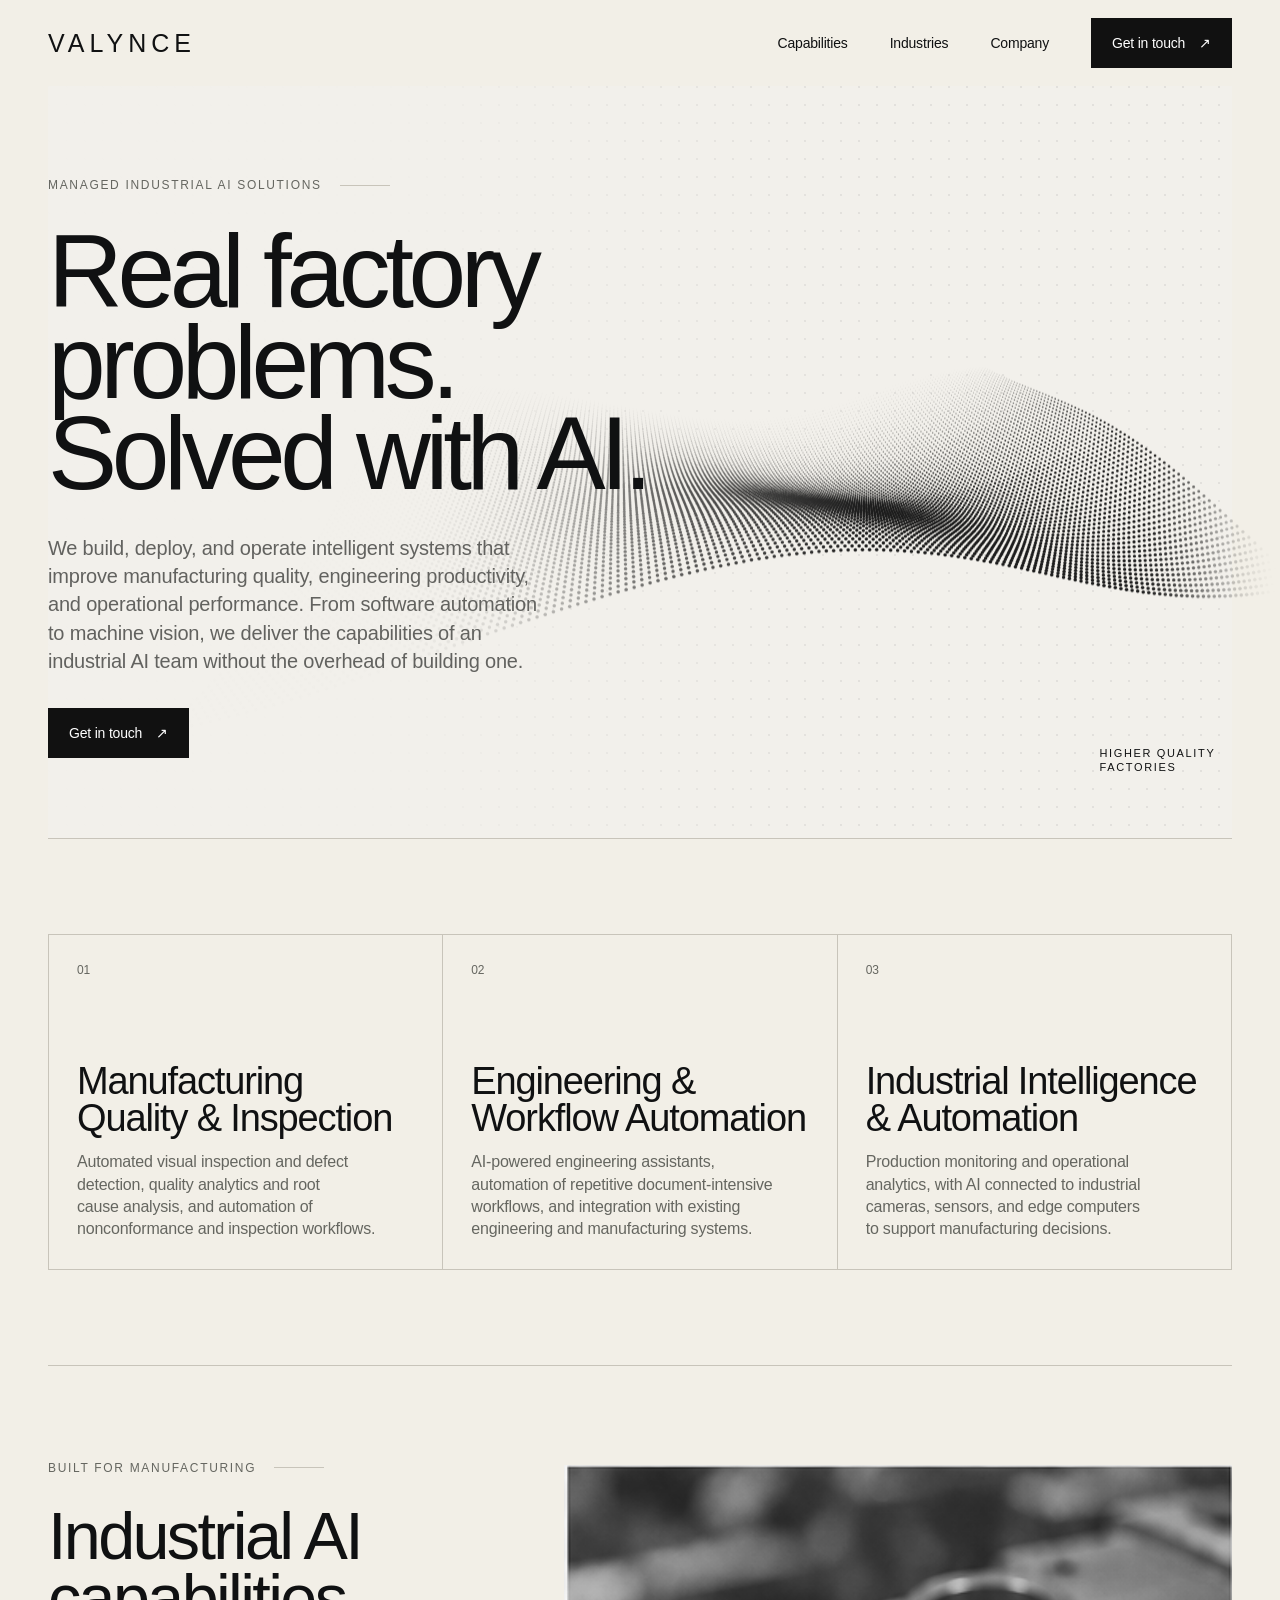
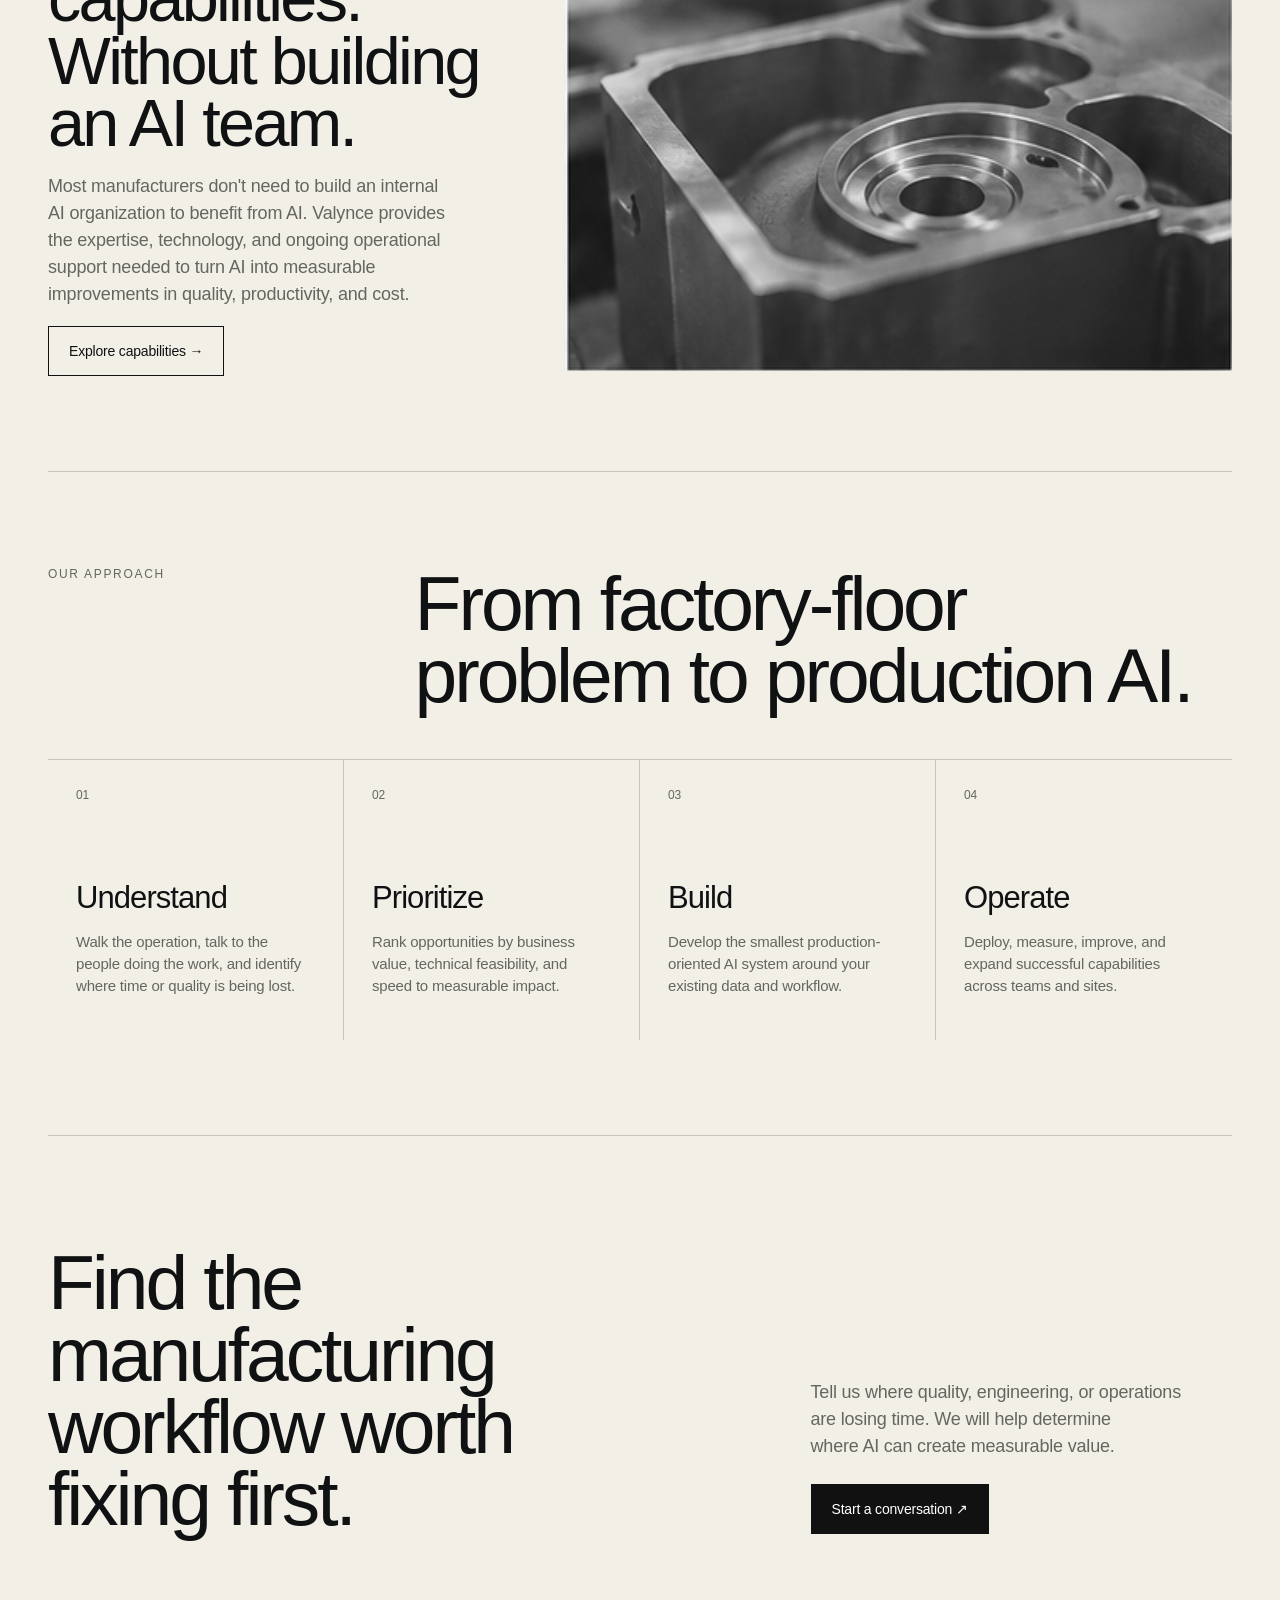
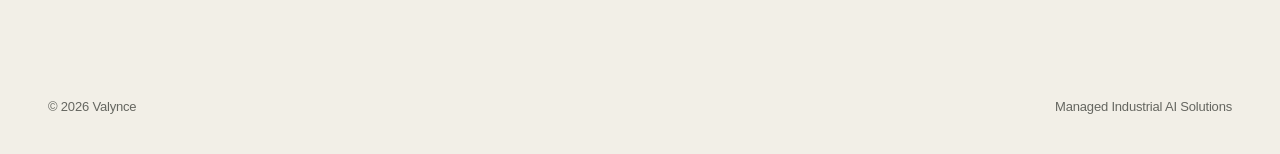
<file: index.html>
<!doctype html>
<html lang="en">
<head>
<meta charset="utf-8"><meta name="viewport" content="width=device-width,initial-scale=1">
<title>Valynce | Managed Industrial AI Solutions</title>
<meta name="description" content="Valynce builds, deploys, and operates industrial AI systems for manufacturing quality, engineering productivity, and operational performance.">
<link rel="stylesheet" href="assets/style.css?v=0885071bbe">
</head>
<body>
<div class="site">

<header>
  <a class="brand" href="index.html">VALYNCE</a>
  <nav>
    <a href="capabilities.html">Capabilities</a>
    <a href="industries.html">Industries</a>
    <a href="company.html">Company</a>
    <a class="nav-cta" href="contact.html">Get in touch <span>↗</span></a>
  </nav>
</header>


<section class="hero hero-webgl">
  <canvas id="wave" aria-hidden="true"></canvas>
  <div class="hero-copy">
    <div class="eyebrow">Managed Industrial AI Solutions</div>
    <h1>Real factory problems.<br>Solved with AI.</h1>
    <p>We build, deploy, and operate intelligent systems that improve manufacturing quality, engineering productivity, and operational performance. From software automation to machine vision, we deliver the capabilities of an industrial AI team without the overhead of building one.</p>
    <a class="button" href="contact.html">Get in touch <span>↗</span></a>
  </div>
  <div class="hero-tag">HIGHER QUALITY<br>FACTORIES</div>
</section>


<section class="section reveal">
  <div class="feature-grid">
    <article class="feature">
      <div class="num">01</div><h3>Manufacturing Quality &amp; Inspection</h3>
      <p>Automated visual inspection and defect detection, quality analytics and root cause analysis, and automation of nonconformance and inspection workflows.</p>
    </article>
    <article class="feature">
      <div class="num">02</div><h3>Engineering &amp; Workflow Automation</h3>
      <p>AI-powered engineering assistants, automation of repetitive document-intensive workflows, and integration with existing engineering and manufacturing systems.</p>
    </article>
    <article class="feature">
      <div class="num">03</div><h3>Industrial Intelligence &amp; Automation</h3>
      <p>Production monitoring and operational analytics, with AI connected to industrial cameras, sensors, and edge computers to support manufacturing decisions.</p>
    </article>
  </div>
</section>

<section class="section reveal">
  <div class="industrial">
    <div>
      <div class="eyebrow">Built for manufacturing</div>
      <h2>Industrial AI capabilities. Without building an AI team.</h2>
      <p>Most manufacturers don't need to build an internal AI organization to benefit from AI. Valynce provides the expertise, technology, and ongoing operational support needed to turn AI into measurable improvements in quality, productivity, and cost.</p>
      <a class="button secondary" href="capabilities.html">Explore capabilities →</a>
    </div>
    <img src="assets/machined-part.png" alt="Precision machined component">
  </div>
</section>

<section class="section reveal">
  <div class="section-head">
    <div class="label">Our approach</div>
    <div><h2>From factory-floor problem to production AI.</h2></div>
  </div>
  <div class="process">
    <div class="step"><div class="num">01</div><h3>Understand</h3><p>Walk the operation, talk to the people doing the work, and identify where time or quality is being lost.</p></div>
    <div class="step"><div class="num">02</div><h3>Prioritize</h3><p>Rank opportunities by business value, technical feasibility, and speed to measurable impact.</p></div>
    <div class="step"><div class="num">03</div><h3>Build</h3><p>Develop the smallest production-oriented AI system around your existing data and workflow.</p></div>
    <div class="step"><div class="num">04</div><h3>Operate</h3><p>Deploy, measure, improve, and expand successful capabilities across teams and sites.</p></div>
  </div>
</section>

<section class="cta-band reveal">
  <div class="inner">
    <h2>Find the manufacturing workflow worth fixing first.</h2>
    <div><p>Tell us where quality, engineering, or operations are losing time. We will help determine where AI can create measurable value.</p><a class="button" href="contact.html">Start a conversation ↗</a></div>
  </div>
</section>

<footer>
  <span>© 2026 Valynce</span>
  <span>Managed Industrial AI Solutions</span>
</footer>

</div>
<script src="assets/site.js?v=f079a9bef9"></script>
</body></html>
</file>
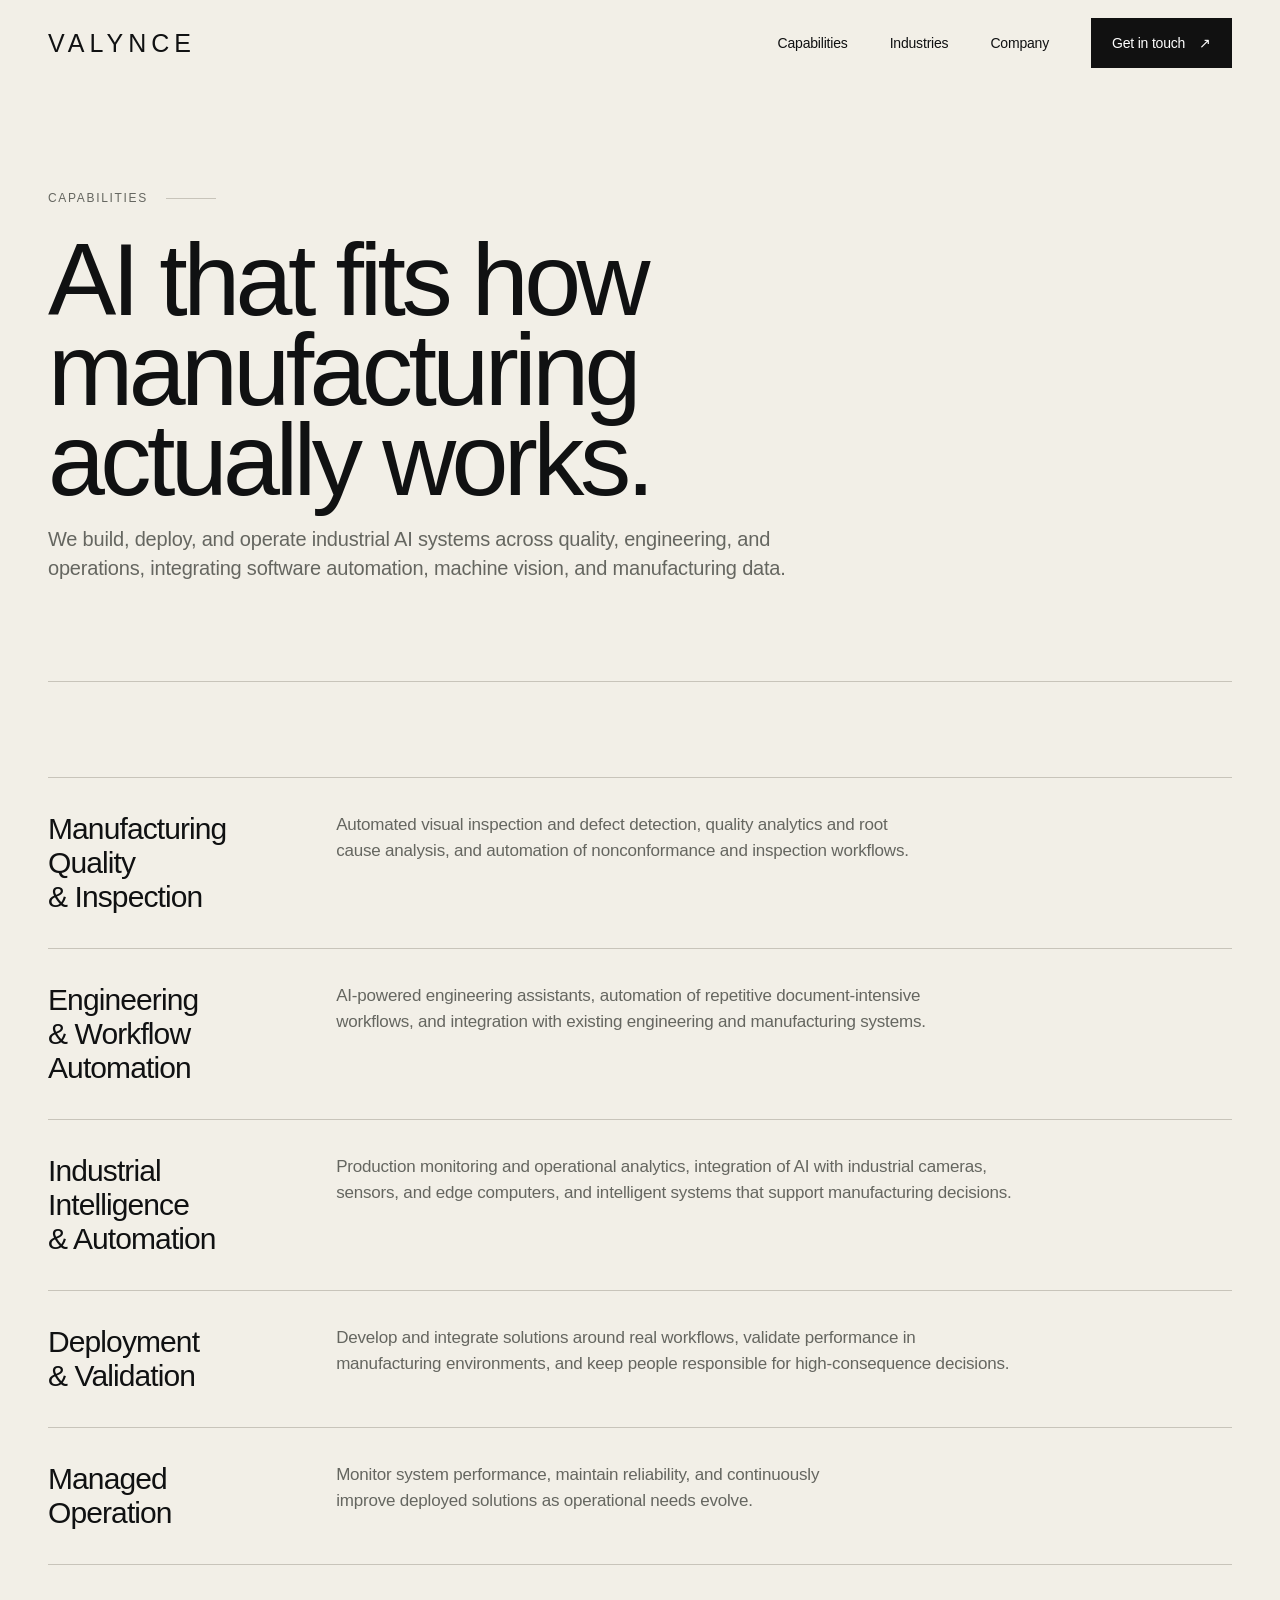
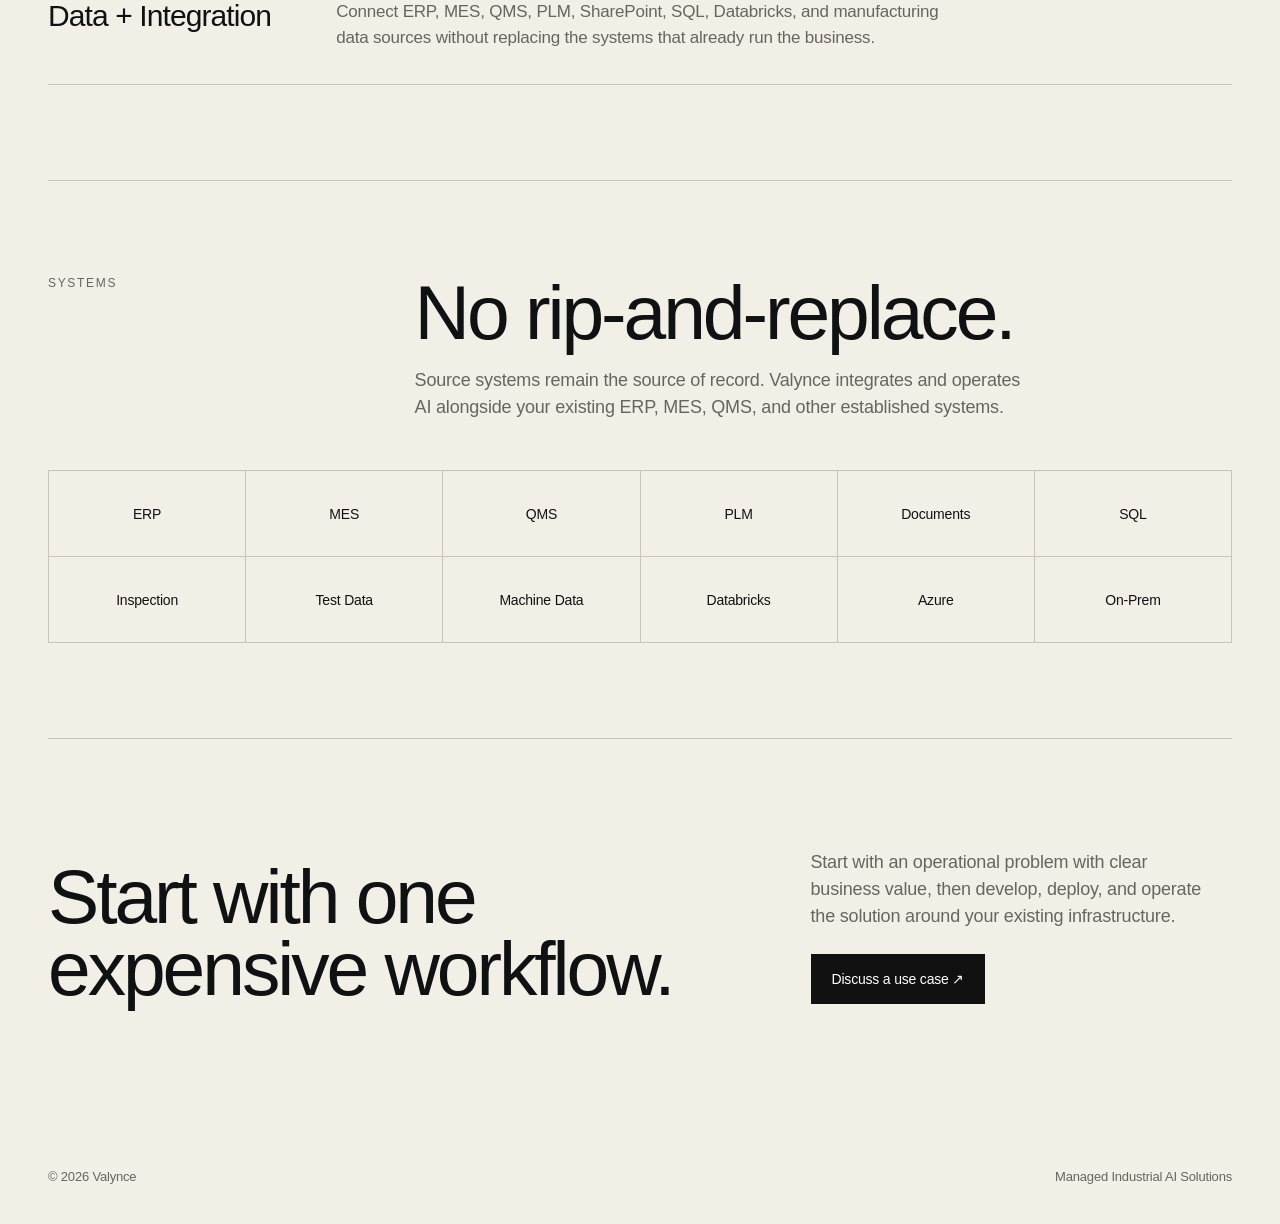
<file: capabilities.html>
<!doctype html>
<html lang="en"><head>
<meta charset="utf-8"><meta name="viewport" content="width=device-width,initial-scale=1">
<title>Capabilities | Valynce</title><link rel="stylesheet" href="assets/style.css?v=0885071bbe">
</head><body><div class="site">

<header>
  <a class="brand" href="index.html">VALYNCE</a>
  <nav>
    <a href="capabilities.html">Capabilities</a>
    <a href="industries.html">Industries</a>
    <a href="company.html">Company</a>
    <a class="nav-cta" href="contact.html">Get in touch <span>↗</span></a>
  </nav>
</header>

<section class="page-hero">
  <div class="eyebrow">Capabilities</div>
  <h1>AI that fits how manufacturing actually works.</h1>
  <p>We build, deploy, and operate industrial AI systems across quality, engineering, and operations, integrating software automation, machine vision, and manufacturing data.</p>
</section>

<section class="section reveal">
  <div class="list-row"><h3>Manufacturing Quality &amp; Inspection</h3><p>Automated visual inspection and defect detection, quality analytics and root cause analysis, and automation of nonconformance and inspection workflows.</p></div>
  <div class="list-row"><h3>Engineering &amp; Workflow Automation</h3><p>AI-powered engineering assistants, automation of repetitive document-intensive workflows, and integration with existing engineering and manufacturing systems.</p></div>
  <div class="list-row"><h3>Industrial Intelligence &amp; Automation</h3><p>Production monitoring and operational analytics, integration of AI with industrial cameras, sensors, and edge computers, and intelligent systems that support manufacturing decisions.</p></div>
  <div class="list-row"><h3>Deployment &amp; Validation</h3><p>Develop and integrate solutions around real workflows, validate performance in manufacturing environments, and keep people responsible for high-consequence decisions.</p></div>
  <div class="list-row"><h3>Managed Operation</h3><p>Monitor system performance, maintain reliability, and continuously improve deployed solutions as operational needs evolve.</p></div>
  <div class="list-row"><h3>Data + Integration</h3><p>Connect ERP, MES, QMS, PLM, SharePoint, SQL, Databricks, and manufacturing data sources without replacing the systems that already run the business.</p></div>
</section>

<section class="section reveal">
  <div class="section-head"><div class="label">Systems</div><div><h2>No rip-and-replace.</h2><p class="lede">Source systems remain the source of record. Valynce integrates and operates AI alongside your existing ERP, MES, QMS, and other established systems.</p></div></div>
  <div class="systems">
    <div>ERP</div><div>MES</div><div>QMS</div><div>PLM</div><div>Documents</div><div>SQL</div>
    <div>Inspection</div><div>Test Data</div><div>Machine Data</div><div>Databricks</div><div>Azure</div><div>On-Prem</div>
  </div>
</section>

<section class="cta-band reveal"><div class="inner"><h2>Start with one expensive workflow.</h2><div><p>Start with an operational problem with clear business value, then develop, deploy, and operate the solution around your existing infrastructure.</p><a class="button" href="contact.html">Discuss a use case ↗</a></div></div></section>

<footer>
  <span>© 2026 Valynce</span>
  <span>Managed Industrial AI Solutions</span>
</footer>
</div><script src="assets/site.js?v=f079a9bef9"></script></body></html>
</file>
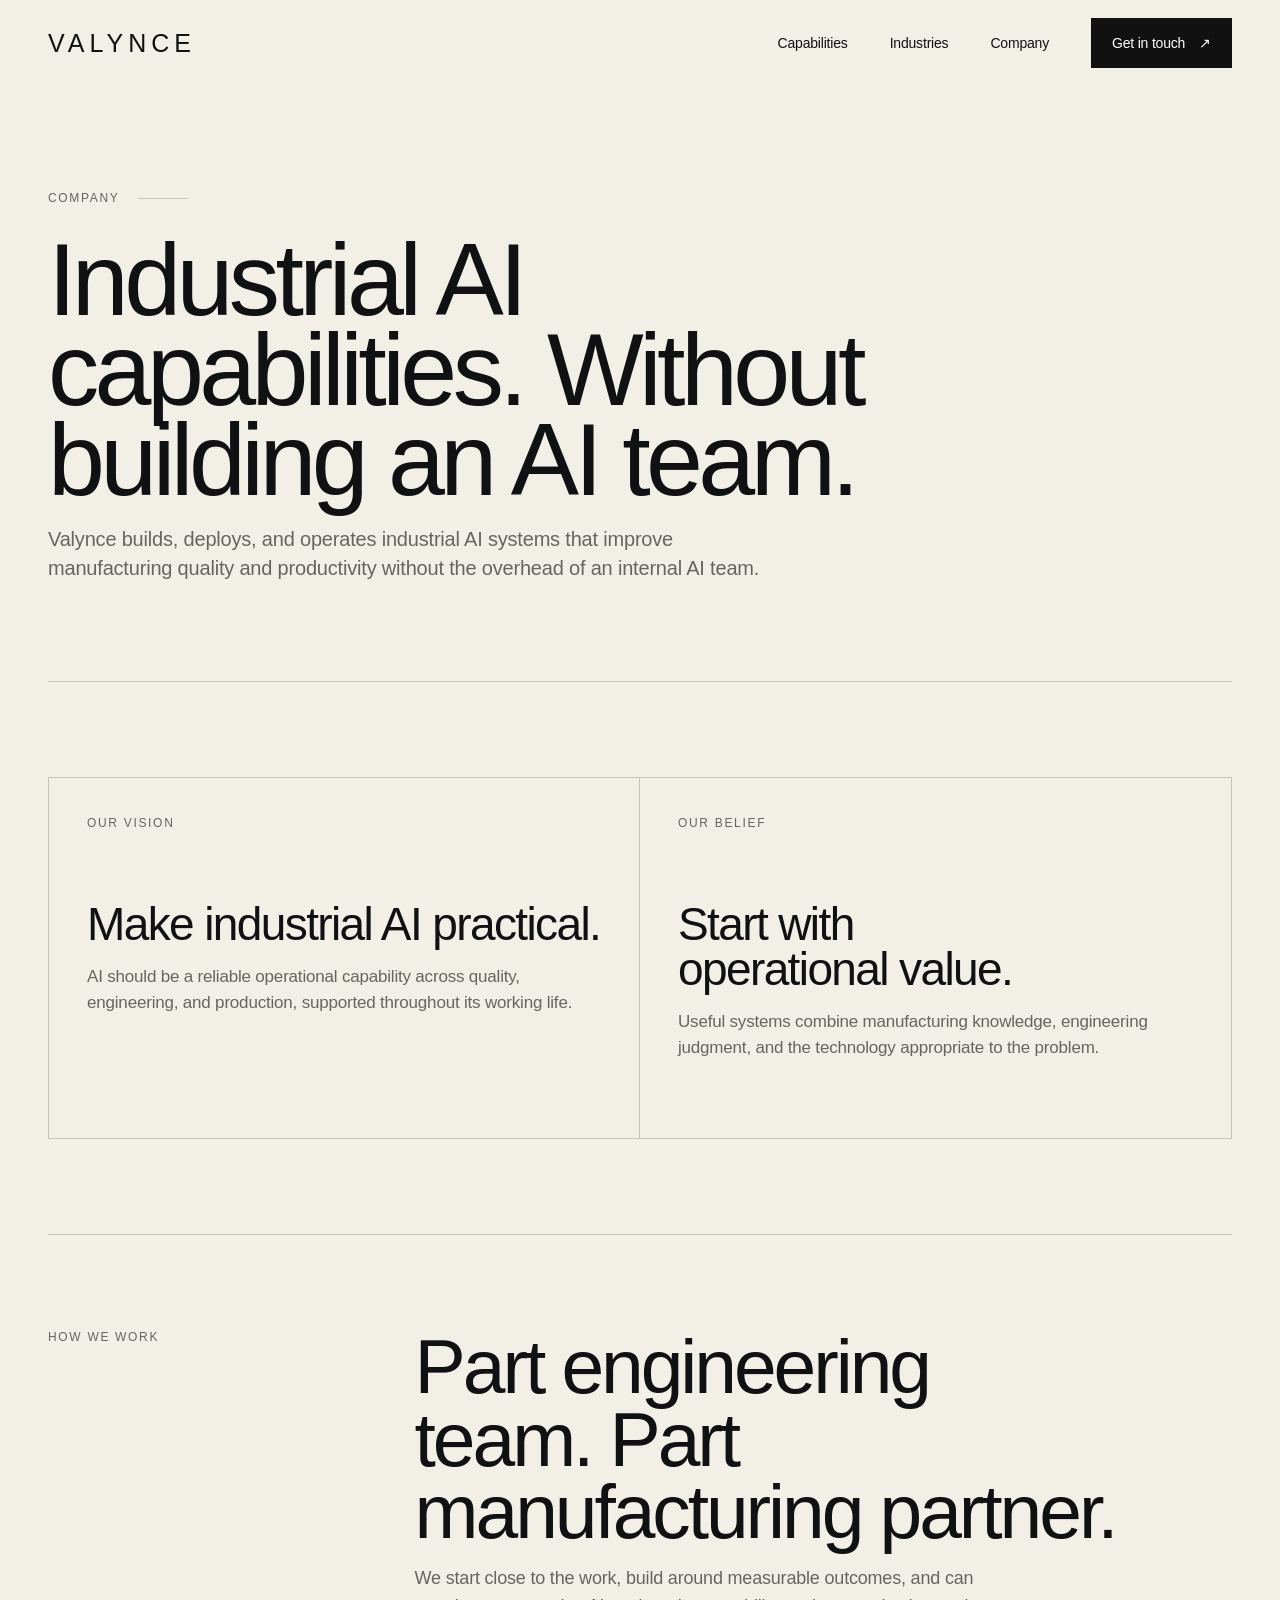
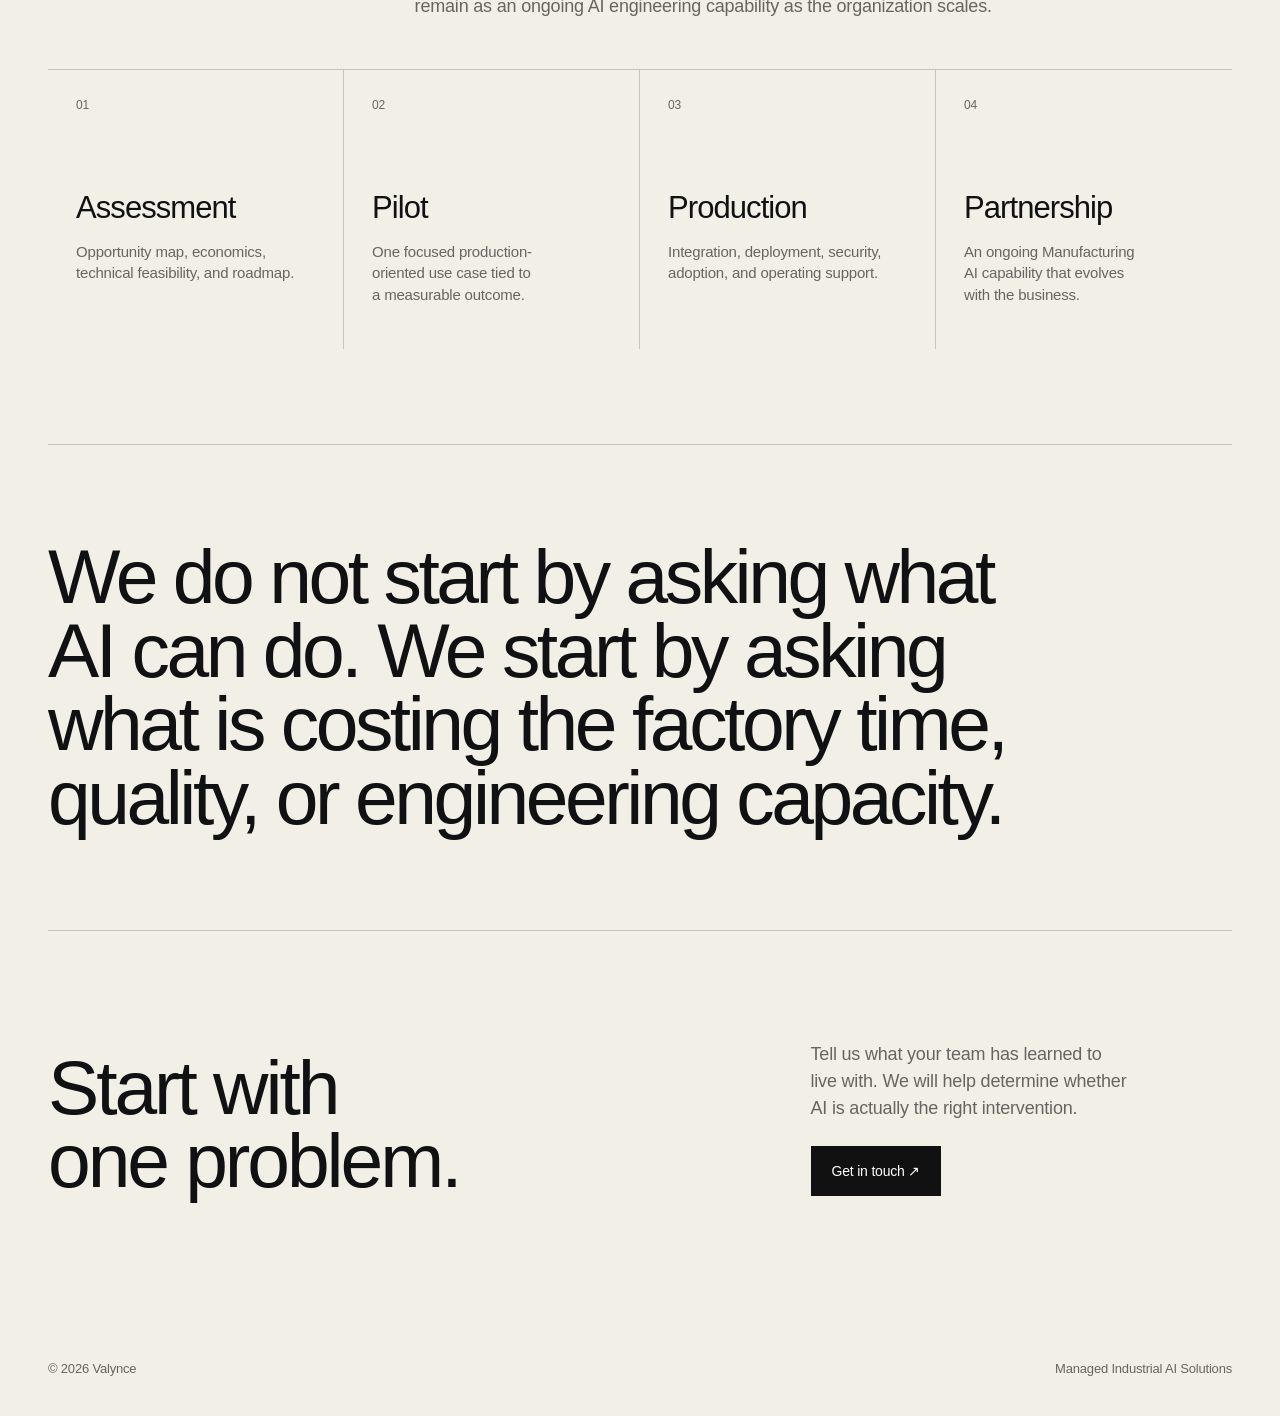
<file: company.html>
<!doctype html>
<html lang="en"><head>
<meta charset="utf-8"><meta name="viewport" content="width=device-width,initial-scale=1">
<title>Company | Valynce</title><link rel="stylesheet" href="assets/style.css?v=0885071bbe">
</head><body><div class="site">

<header>
  <a class="brand" href="index.html">VALYNCE</a>
  <nav>
    <a href="capabilities.html">Capabilities</a>
    <a href="industries.html">Industries</a>
    <a href="company.html">Company</a>
    <a class="nav-cta" href="contact.html">Get in touch <span>↗</span></a>
  </nav>
</header>

<section class="page-hero">
  <div class="eyebrow">Company</div>
  <h1>Industrial AI capabilities. Without building an AI team.</h1>
  <p>Valynce builds, deploys, and operates industrial AI systems that improve manufacturing quality and productivity without the overhead of an internal AI team.</p>
</section>

<section class="section reveal">
  <div class="split">
    <div><div class="label">Our vision</div><h3>Make industrial AI practical.</h3><p>AI should be a reliable operational capability across quality, engineering, and production, supported throughout its working life.</p></div>
    <div><div class="label">Our belief</div><h3>Start with operational value.</h3><p>Useful systems combine manufacturing knowledge, engineering judgment, and the technology appropriate to the problem.</p></div>
  </div>
</section>

<section class="section reveal">
  <div class="section-head"><div class="label">How we work</div><div><h2>Part engineering team. Part manufacturing partner.</h2><p class="lede">We start close to the work, build around measurable outcomes, and can remain as an ongoing AI engineering capability as the organization scales.</p></div></div>
  <div class="process">
    <div class="step"><div class="num">01</div><h3>Assessment</h3><p>Opportunity map, economics, technical feasibility, and roadmap.</p></div>
    <div class="step"><div class="num">02</div><h3>Pilot</h3><p>One focused production-oriented use case tied to a measurable outcome.</p></div>
    <div class="step"><div class="num">03</div><h3>Production</h3><p>Integration, deployment, security, adoption, and operating support.</p></div>
    <div class="step"><div class="num">04</div><h3>Partnership</h3><p>An ongoing Manufacturing AI capability that evolves with the business.</p></div>
  </div>
</section>

<section class="section reveal">
  <p class="big-quote">We do not start by asking what AI can do. We start by asking what is costing the factory time, quality, or engineering capacity.</p>
</section>

<section class="cta-band reveal"><div class="inner"><h2>Start with one problem.</h2><div><p>Tell us what your team has learned to live with. We will help determine whether AI is actually the right intervention.</p><a class="button" href="contact.html">Get in touch ↗</a></div></div></section>

<footer>
  <span>© 2026 Valynce</span>
  <span>Managed Industrial AI Solutions</span>
</footer>
</div><script src="assets/site.js?v=f079a9bef9"></script></body></html>
</file>
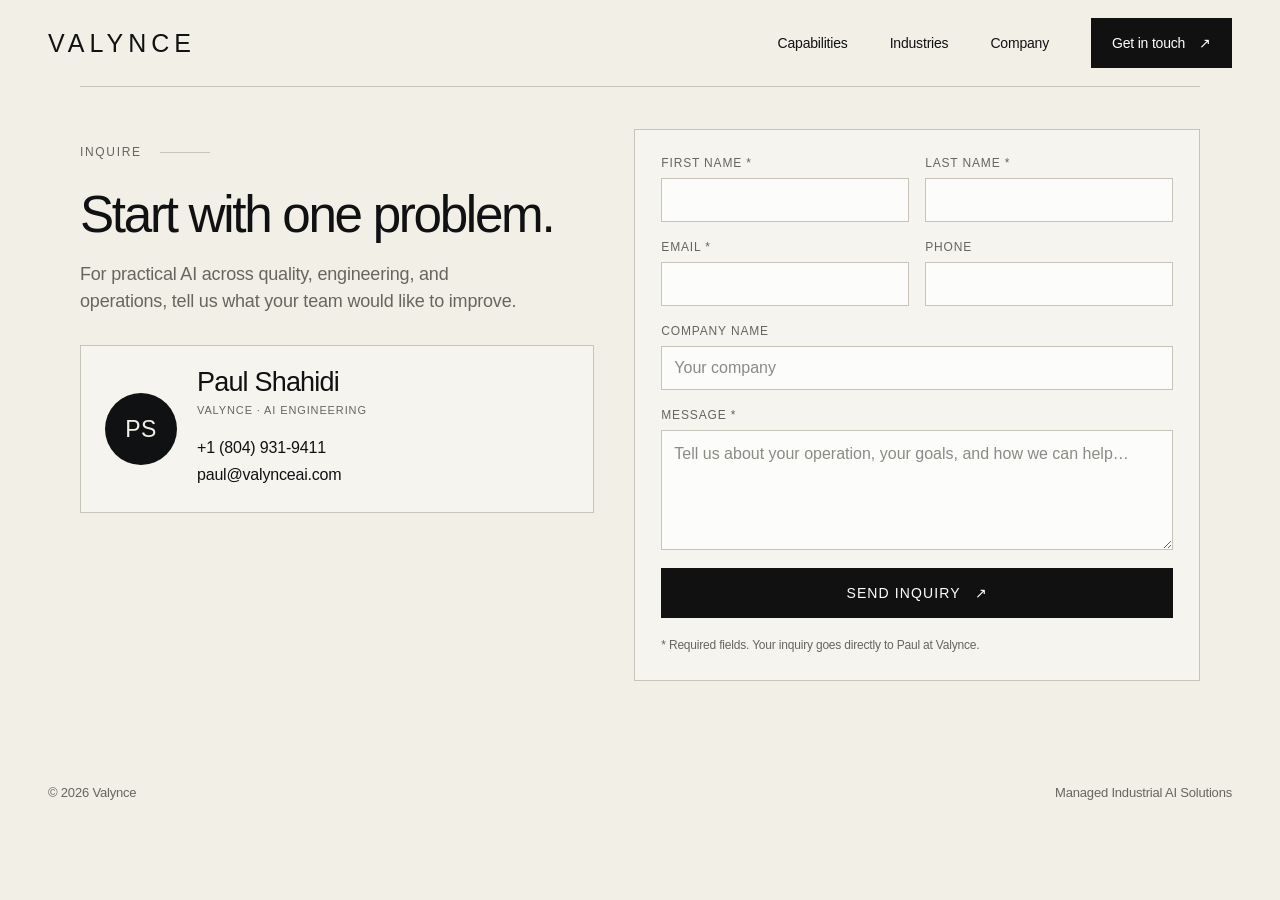
<file: contact.html>
<!doctype html>
<html lang="en"><head>
<meta charset="utf-8"><meta name="viewport" content="width=device-width,initial-scale=1">
<meta name="description" content="Talk to Valynce about practical AI for manufacturing.">
<title>Contact | Valynce</title><link rel="stylesheet" href="assets/style.css?v=0885071bbe">
<link rel="stylesheet" href="assets/contact.be3cde79ad.css">
</head><body><div class="site">
<header>
  <a class="brand" href="index.html">VALYNCE</a>
  <nav>
    <a href="capabilities.html">Capabilities</a>
    <a href="industries.html">Industries</a>
    <a href="company.html">Company</a>
    <a class="nav-cta" href="contact.html">Get in touch <span>↗</span></a>
  </nav>
</header>
<main>
<section class="contact-layout" aria-label="Contact Valynce">
  <div class="contact-intro">
    <div class="eyebrow">Inquire</div>
    <h1>Start with one problem.</h1>
    <p>For practical AI across quality, engineering, and operations, tell us what your team would like to improve.</p>
    <div class="contact-card">
      <div class="contact-avatar" aria-hidden="true">PS</div>
      <div class="contact-details">
        <h2>Paul Shahidi</h2>
        <div class="label">Valynce · AI Engineering</div>
        <a href="tel:+18049319411">+1 (804) 931-9411</a>
        <a href="mailto:paul@valynceai.com">paul@valynceai.com</a>
      </div>
    </div>
  </div>
  <form class="contact-form" action="https://formsubmit.co/paul@valynceai.com" method="POST">
    <input type="hidden" name="_subject" value="New Valynce website inquiry">
    <input type="hidden" name="_template" value="box">
    <div class="contact-fields">
      <div class="contact-field"><label for="contact-first-name">First name <span>*</span></label><input id="contact-first-name" name="First name" autocomplete="given-name" maxlength="100" required></div>
      <div class="contact-field"><label for="contact-last-name">Last name <span>*</span></label><input id="contact-last-name" name="Last name" autocomplete="family-name" maxlength="100" required></div>
    </div>
    <div class="contact-fields">
      <div class="contact-field"><label for="contact-email">Email <span>*</span></label><input id="contact-email" type="email" name="email" autocomplete="email" maxlength="254" required></div>
      <div class="contact-field"><label for="contact-phone">Phone</label><input id="contact-phone" type="tel" name="Phone" autocomplete="tel" maxlength="50"></div>
    </div>
    <div class="contact-field"><label for="contact-company">Company name</label><input id="contact-company" name="Company" autocomplete="organization" maxlength="200" placeholder="Your company"></div>
    <div class="contact-field"><label for="contact-message">Message <span>*</span></label><textarea id="contact-message" name="Message" rows="4" maxlength="10000" placeholder="Tell us about your operation, your goals, and how we can help…" required></textarea></div>
    <p id="contact-error" class="contact-error" role="alert" tabindex="-1" hidden>We couldn’t confirm your submission. Please try again, or email <a href="mailto:paul@valynceai.com">paul@valynceai.com</a>.</p>
    <button class="button" type="submit">Send inquiry <span aria-hidden="true">↗</span></button>
    <p class="contact-note">* Required fields. Your inquiry goes directly to Paul at Valynce.</p>
  </form>
  <div id="contact-success" class="contact-success" role="status" tabindex="-1" hidden>
    <div class="eyebrow">Inquiry received</div>
    <h2>Thank you for reaching out.</h2>
    <p>Your message has been submitted successfully. We’ll be in touch in under 24 hours.</p>
    <a class="button" href="index.html">Explore Valynce <span aria-hidden="true">↗</span></a>
  </div>
</section>
</main>
<footer><span>© 2026 Valynce</span><span>Managed Industrial AI Solutions</span></footer>
</div><script src="assets/site.js?v=f079a9bef9"></script><script src="assets/contact.js?v=e459116450"></script></body></html>
</file>
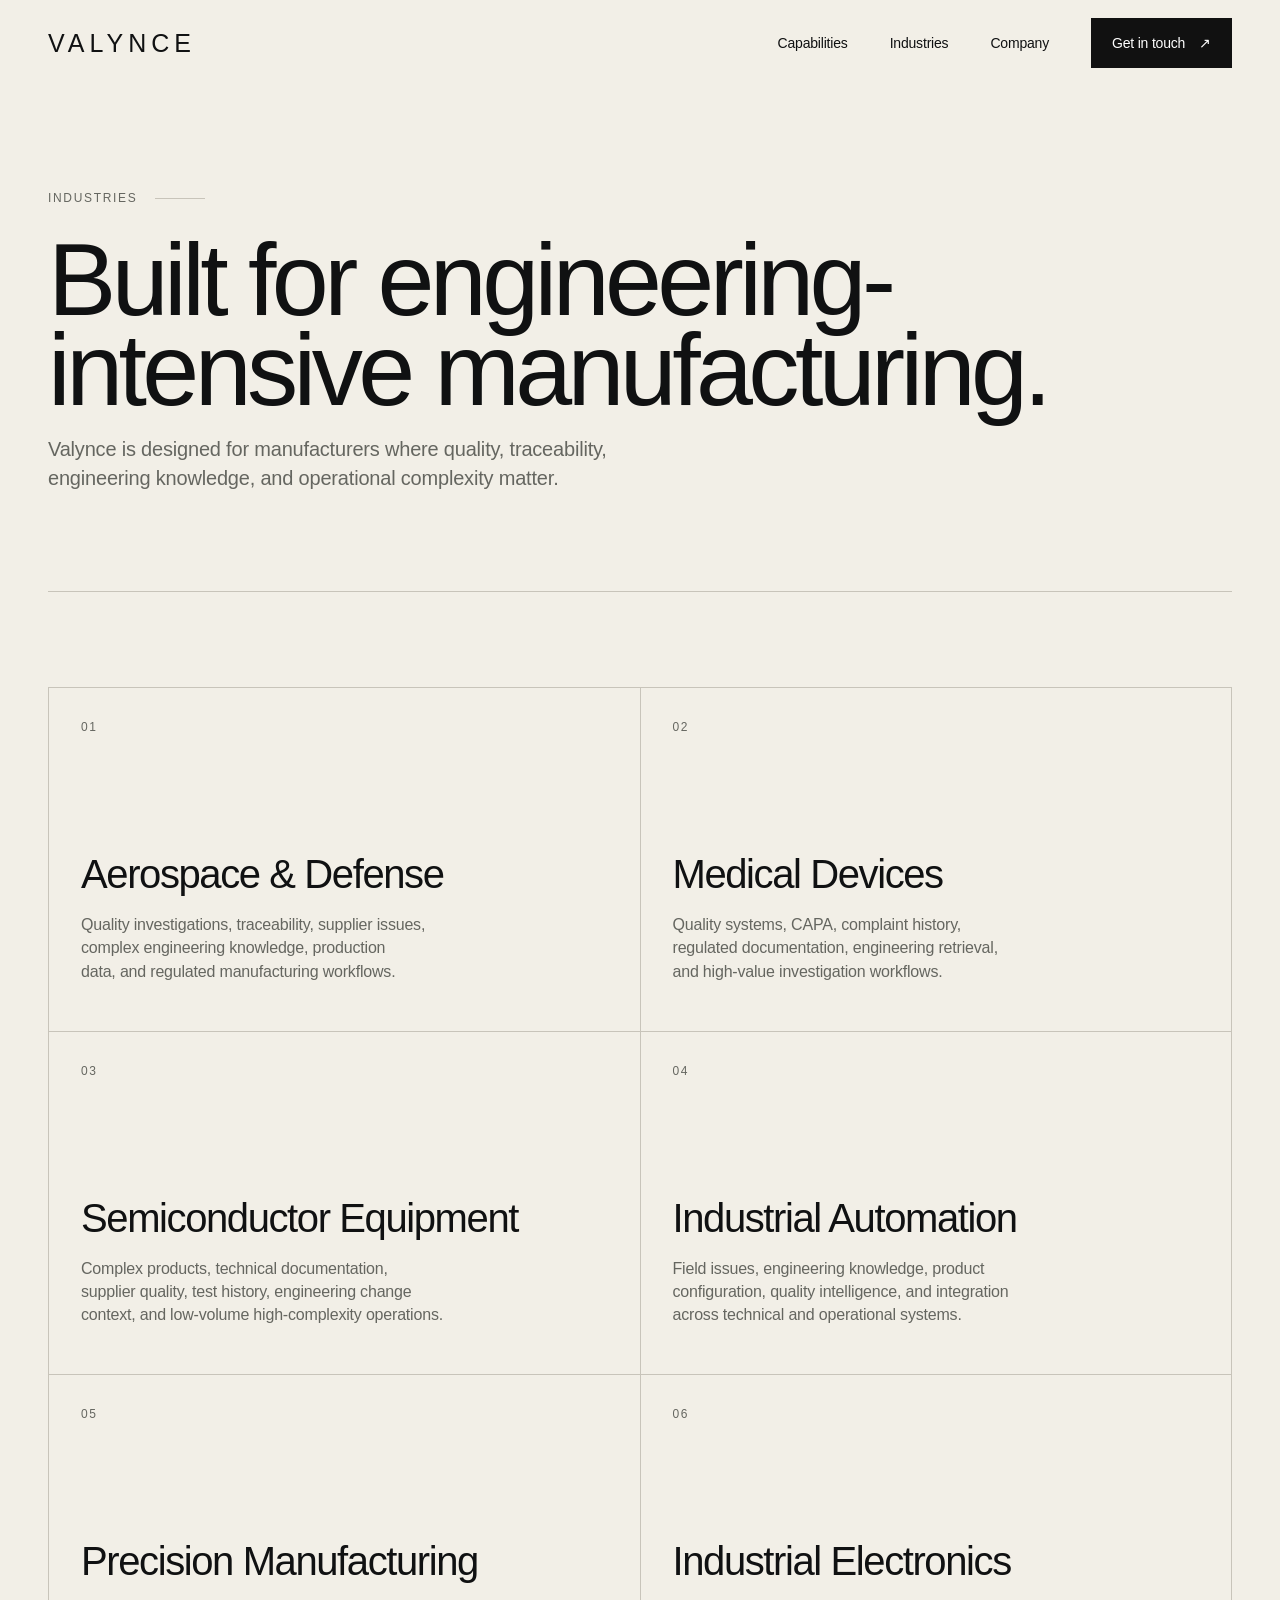
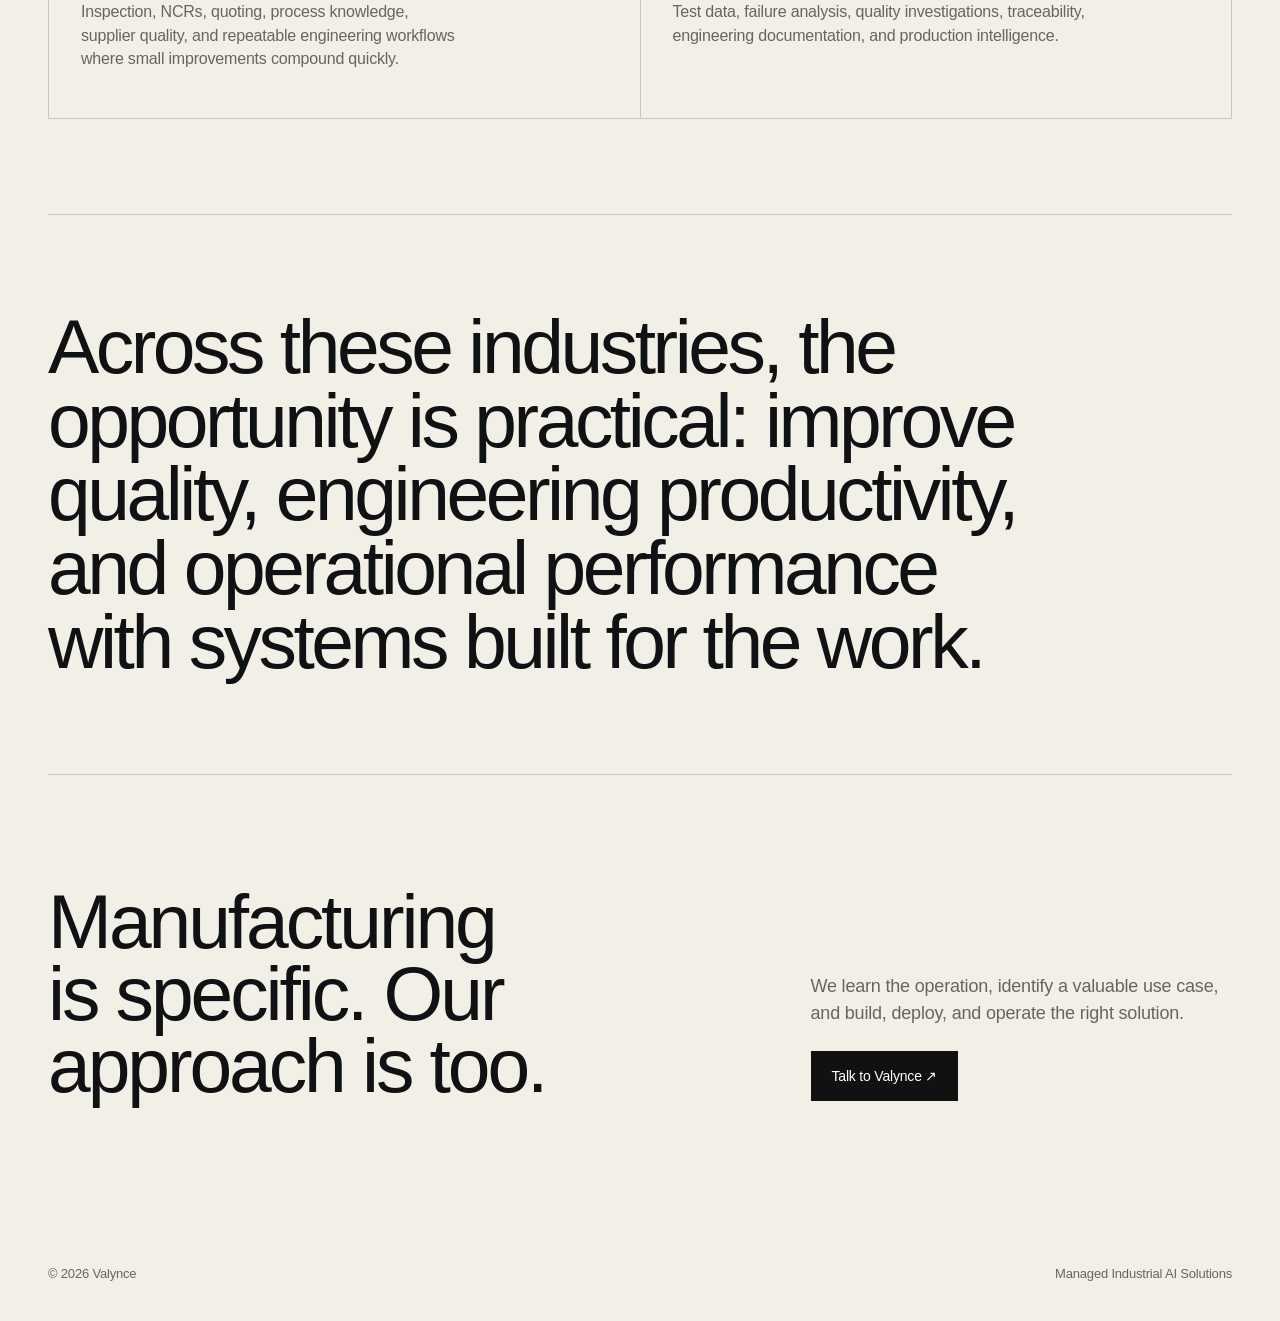
<file: industries.html>
<!doctype html>
<html lang="en"><head>
<meta charset="utf-8"><meta name="viewport" content="width=device-width,initial-scale=1">
<title>Industries | Valynce</title><link rel="stylesheet" href="assets/style.css?v=0885071bbe">
</head><body><div class="site">

<header>
  <a class="brand" href="index.html">VALYNCE</a>
  <nav>
    <a href="capabilities.html">Capabilities</a>
    <a href="industries.html">Industries</a>
    <a href="company.html">Company</a>
    <a class="nav-cta" href="contact.html">Get in touch <span>↗</span></a>
  </nav>
</header>

<section class="page-hero">
  <div class="eyebrow">Industries</div>
  <h1>Built for engineering-intensive manufacturing.</h1>
  <p>Valynce is designed for manufacturers where quality, traceability, engineering knowledge, and operational complexity matter.</p>
</section>

<section class="section reveal">
  <div class="industry-grid">
    <article class="industry"><div class="label">01</div><h3>Aerospace & Defense</h3><p>Quality investigations, traceability, supplier issues, complex engineering knowledge, production data, and regulated manufacturing workflows.</p></article>
    <article class="industry"><div class="label">02</div><h3>Medical Devices</h3><p>Quality systems, CAPA, complaint history, regulated documentation, engineering retrieval, and high-value investigation workflows.</p></article>
    <article class="industry"><div class="label">03</div><h3>Semiconductor Equipment</h3><p>Complex products, technical documentation, supplier quality, test history, engineering change context, and low-volume high-complexity operations.</p></article>
    <article class="industry"><div class="label">04</div><h3>Industrial Automation</h3><p>Field issues, engineering knowledge, product configuration, quality intelligence, and integration across technical and operational systems.</p></article>
    <article class="industry"><div class="label">05</div><h3>Precision Manufacturing</h3><p>Inspection, NCRs, quoting, process knowledge, supplier quality, and repeatable engineering workflows where small improvements compound quickly.</p></article>
    <article class="industry"><div class="label">06</div><h3>Industrial Electronics</h3><p>Test data, failure analysis, quality investigations, traceability, engineering documentation, and production intelligence.</p></article>
  </div>
</section>

<section class="section reveal">
  <p class="big-quote">Across these industries, the opportunity is practical: improve quality, engineering productivity, and operational performance with systems built for the work.</p>
</section>

<section class="cta-band reveal"><div class="inner"><h2>Manufacturing is specific. Our approach is too.</h2><div><p>We learn the operation, identify a valuable use case, and build, deploy, and operate the right solution.</p><a class="button" href="contact.html">Talk to Valynce ↗</a></div></div></section>

<footer>
  <span>© 2026 Valynce</span>
  <span>Managed Industrial AI Solutions</span>
</footer>
</div><script src="assets/site.js?v=f079a9bef9"></script></body></html>
</file>
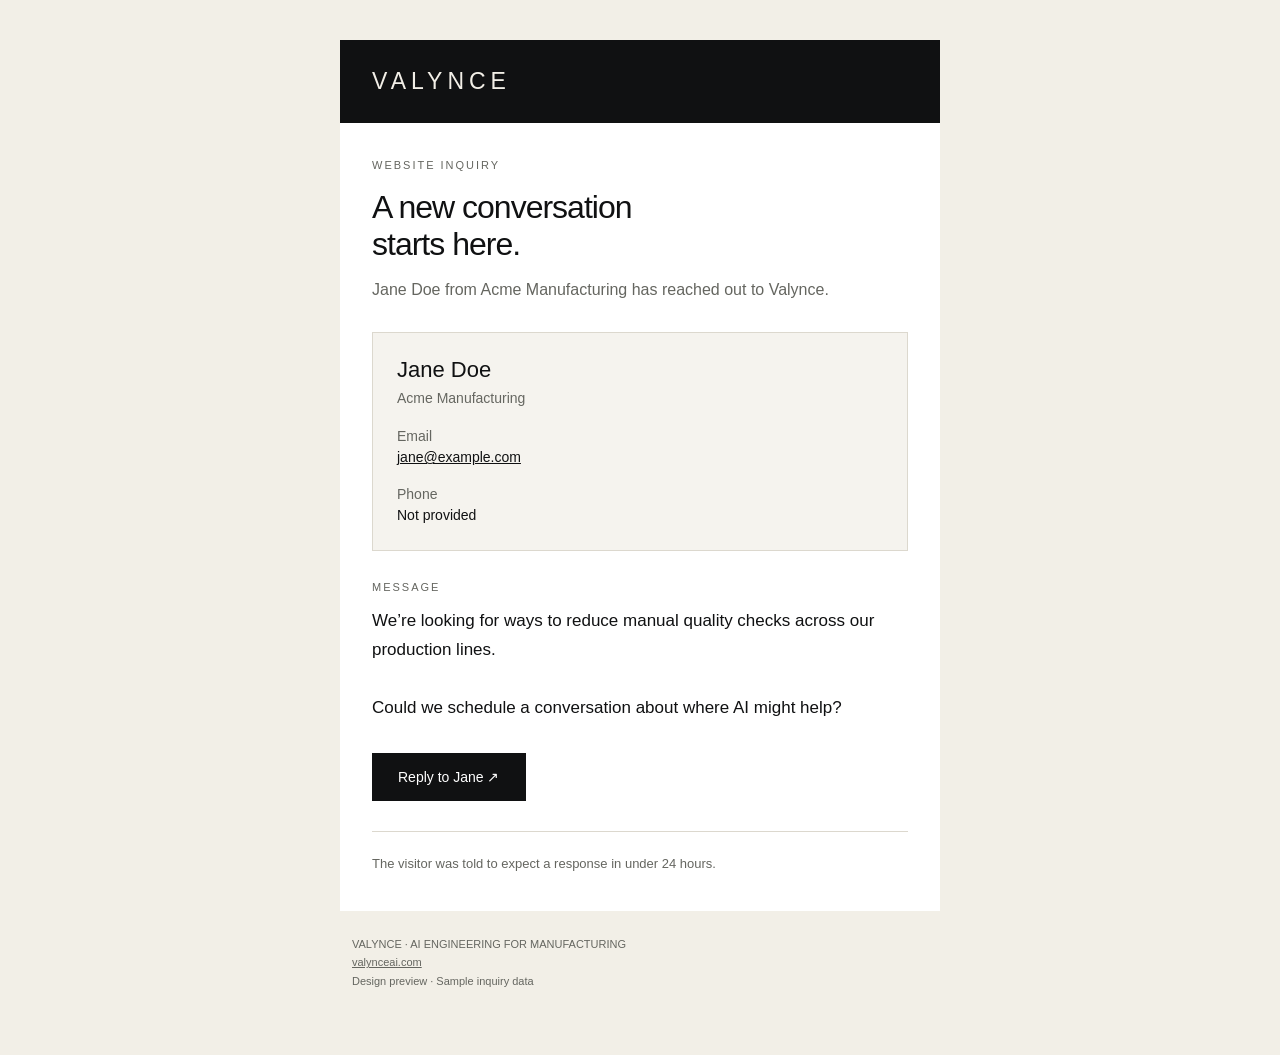
<file: email-templates/inquiry-preview.html>
<!doctype html>
<html lang="en"><head><meta charset="utf-8"><meta name="viewport" content="width=device-width,initial-scale=1"><title>Valynce inquiry email — design preview</title></head>
<body style="margin:0;background:#f2efe7;font-family:Helvetica,Arial,sans-serif;color:#101112">
<div style="display:none;max-height:0;overflow:hidden">New inquiry from Jane Doe at Acme Manufacturing.</div>
<table role="presentation" width="100%" cellspacing="0" cellpadding="0" style="background:#f2efe7"><tr><td align="center" style="padding:40px 16px">
<table role="presentation" width="600" cellspacing="0" cellpadding="0" style="width:100%;max-width:600px">
<tr><td style="background:#101112;color:#f2efe7;padding:28px 32px;font-size:23px;letter-spacing:5px">VALYNCE</td></tr>
<tr><td style="background:#ffffff;padding:36px 32px">
<p style="margin:0 0 18px;font-size:11px;letter-spacing:2px;color:#656660">WEBSITE INQUIRY</p>
<h1 style="margin:0 0 14px;font-size:32px;line-height:1.15;font-weight:400;letter-spacing:-1px">A new conversation<br>starts here.</h1>
<p style="margin:0 0 30px;font-size:16px;line-height:1.6;color:#656660">Jane Doe from Acme Manufacturing has reached out to Valynce.</p>
<table role="presentation" width="100%" cellspacing="0" cellpadding="0" style="background:#f5f3ee;border:1px solid #dcd8ce"><tr><td style="padding:24px">
<p style="margin:0 0 7px;font-size:22px">Jane Doe</p>
<p style="margin:0 0 20px;font-size:14px;color:#656660">Acme Manufacturing</p>
<p style="margin:0 0 8px;font-size:14px;line-height:1.5"><span style="color:#656660">Email</span><br><a href="mailto:jane@example.com" style="color:#101112">jane@example.com</a></p>
<p style="margin:16px 0 0;font-size:14px;line-height:1.5"><span style="color:#656660">Phone</span><br>Not provided</p>
</td></tr></table>
<p style="margin:30px 0 14px;font-size:11px;letter-spacing:2px;color:#656660">MESSAGE</p>
<p style="margin:0;font-size:17px;line-height:1.7">We’re looking for ways to reduce manual quality checks across our production lines.<br><br>Could we schedule a conversation about where AI might help?</p>
<table role="presentation" cellspacing="0" cellpadding="0" style="margin:30px 0"><tr><td style="background:#101112"><a href="mailto:jane@example.com" style="display:inline-block;padding:16px 26px;color:#ffffff;text-decoration:none;font-size:14px">Reply to Jane ↗</a></td></tr></table>
<p style="border-top:1px solid #dcd8ce;padding-top:22px;margin:0;font-size:13px;line-height:1.6;color:#656660">The visitor was told to expect a response in under 24 hours.</p>
</td></tr>
<tr><td style="padding:24px 12px;font-size:11px;line-height:1.7;color:#656660">VALYNCE · AI ENGINEERING FOR MANUFACTURING<br><a href="https://valynceai.com" style="color:#656660">valynceai.com</a><br>Design preview · Sample inquiry data</td></tr>
</table></td></tr></table></body></html>
</file>
<file: assets/style.css>
:root{
  --bg:#f2efe7;
  --ink:#101112;
  --muted:#656660;
  --line:#c8c4ba;
  --panel:#ebe7dd;
  --max:1440px;
  --pad:48px;
}
*{box-sizing:border-box}
html{scroll-behavior:smooth}
body{
  margin:0;background:var(--bg);color:var(--ink);
  font-family:"Helvetica Neue",Helvetica,Arial,sans-serif;
  font-weight:400;letter-spacing:-0.012em;overflow-x:clip;
}
a{color:inherit}
.site{max-width:var(--max);margin:auto;padding:0 var(--pad)}
header{
  height:86px;display:flex;align-items:center;justify-content:space-between;
  position:relative;z-index:20
}
.brand{font-size:25px;letter-spacing:.20em;text-decoration:none;font-weight:500}
nav{display:flex;align-items:center;gap:42px}
nav a{text-decoration:none;font-size:14px}
.nav-cta,.button{
  display:inline-flex;align-items:center;justify-content:center;gap:14px;
  background:#111;color:#fff;padding:16px 20px;text-decoration:none;
  font-size:14px;border:1px solid #111;transition:transform .2s ease,background .2s ease
}
.nav-cta:hover,.button:hover{transform:translateY(-2px)}
.button.secondary{background:transparent;color:var(--ink)}
.hero{
  min-height:690px;position:relative;border-bottom:1px solid var(--line);
  display:grid;grid-template-columns:1.08fr .92fr;align-items:center;overflow:hidden
}
.hero-copy{position:relative;z-index:4;padding:55px 0 72px}
.eyebrow{
  display:flex;align-items:center;gap:18px;font-size:12px;text-transform:uppercase;
  letter-spacing:.14em;color:var(--muted);margin-bottom:30px
}
.eyebrow:after{content:"";width:50px;height:1px;background:var(--line)}
h1{
  font-size:clamp(72px,8.5vw,132px);line-height:.88;letter-spacing:-.045em;
  font-weight:400;margin:0;max-width:900px
}
.hero p{
  font-size:20px;line-height:1.42;max-width:590px;color:#53544f;margin:30px 0 30px
}
#wave{
  position:absolute;
  right:-8%;
  top:-1%;
  width:73%;
  height:103%;
  z-index:2;
  pointer-events:none;
  image-rendering:auto;
}
.hero-tag{
  position:absolute;right:2%;bottom:12%;z-index:4;font-size:12px;line-height:1.25;
  text-transform:uppercase;letter-spacing:.14em
}
.section{padding:95px 0;border-bottom:1px solid var(--line)}
.section-head{display:grid;grid-template-columns:.38fr 1fr;gap:56px;margin-bottom:48px}
.label{font-size:12px;text-transform:uppercase;letter-spacing:.14em;color:var(--muted)}
h2{
  font-size:clamp(48px,6vw,88px);line-height:.94;letter-spacing:-.04em;
  font-weight:400;margin:0
}
.lede{font-size:18px;line-height:1.55;color:var(--muted);max-width:740px;margin:18px 0 0}
.feature-grid{display:grid;grid-template-columns:repeat(3,1fr);border-top:1px solid var(--line);border-left:1px solid var(--line)}
.feature{
  min-height:270px;border-right:1px solid var(--line);border-bottom:1px solid var(--line);
  padding:28px;position:relative;transition:background .2s ease
}
.feature:hover{background:rgba(255,255,255,.2)}
.feature .num{font-size:12px;color:var(--muted)}
.feature h3{font-size:38px;line-height:.98;font-weight:400;letter-spacing:-.03em;margin:86px 0 14px}
.feature p{font-size:16px;line-height:1.4;color:var(--muted);max-width:320px;margin:0}
.split{display:grid;grid-template-columns:1fr 1fr;border:1px solid var(--line)}
.split>div{padding:38px;min-height:360px}
.split>div:first-child{border-right:1px solid var(--line)}
.split h3{font-size:46px;line-height:.98;font-weight:400;letter-spacing:-.035em;margin:72px 0 16px}
.split p{font-size:17px;line-height:1.5;color:var(--muted);max-width:520px}
.process{display:grid;grid-template-columns:repeat(4,1fr);border-top:1px solid var(--line)}
.step{min-height:260px;border-right:1px solid var(--line);padding:28px}
.step:last-child{border-right:0}
.step .num{font-size:12px;color:var(--muted)}
.step h3{font-size:31px;font-weight:400;letter-spacing:-.03em;margin:78px 0 10px}
.step p{font-size:15px;line-height:1.45;color:var(--muted);max-width:250px}
.systems{display:grid;grid-template-columns:repeat(6,1fr);border-top:1px solid var(--line);border-left:1px solid var(--line);margin-top:42px}
.systems div{height:86px;display:flex;align-items:center;justify-content:center;border-right:1px solid var(--line);border-bottom:1px solid var(--line);font-size:14px}
.industrial{display:grid;grid-template-columns:.82fr 1.18fr;gap:52px;align-items:center}
.industrial img{width:100%;display:block;filter:grayscale(1);aspect-ratio:1.32/1;object-fit:cover}
.industrial h2{font-size:clamp(48px,5.2vw,78px)}
.industrial p{font-size:18px;line-height:1.5;color:var(--muted);max-width:560px}
.page-hero{padding:105px 0 78px;border-bottom:1px solid var(--line)}
.page-hero h1{font-size:clamp(72px,8vw,124px);max-width:1100px}
.page-hero p{font-size:20px;line-height:1.45;max-width:760px;color:var(--muted)}
.list-row{display:grid;grid-template-columns:.42fr 1.58fr;gap:50px;padding:34px 0;border-top:1px solid var(--line)}
.list-row:last-child{border-bottom:1px solid var(--line)}
.list-row h3{font-size:30px;font-weight:400;margin:0;letter-spacing:-.03em}
.list-row p{font-size:17px;line-height:1.5;color:var(--muted);margin:0;max-width:760px}
.industry-grid{display:grid;grid-template-columns:repeat(2,1fr);border-top:1px solid var(--line);border-left:1px solid var(--line)}
.industry{min-height:310px;padding:32px;border-right:1px solid var(--line);border-bottom:1px solid var(--line)}
.industry h3{font-size:40px;font-weight:400;letter-spacing:-.035em;margin:118px 0 12px}
.industry p{font-size:16px;line-height:1.45;color:var(--muted);max-width:440px}
.big-quote{font-size:clamp(48px,6vw,92px);line-height:.96;letter-spacing:-.045em;max-width:1240px;margin:0}
.cta-band{padding:110px 0 125px}
.cta-band .inner{display:grid;grid-template-columns:1.25fr .75fr;gap:60px;align-items:end}
.cta-band p{font-size:18px;line-height:1.5;color:var(--muted);margin:0 0 24px}
footer{height:95px;display:flex;align-items:center;justify-content:space-between;font-size:13px;color:var(--muted)}
.reveal{opacity:0;transform:translateY(20px);transition:opacity .7s ease,transform .7s ease}
.reveal.visible{opacity:1;transform:none}
@media(max-width:980px){
  :root{--pad:24px}
  nav a:not(.nav-cta){display:none}
  .hero{grid-template-columns:1fr;min-height:650px}
  #wave{width:86%;opacity:.55}
  .feature-grid,.industry-grid{grid-template-columns:1fr}
  .section-head,.industrial,.split,.cta-band .inner,.list-row{grid-template-columns:1fr}
  .split>div:first-child{border-right:0;border-bottom:1px solid var(--line)}
  .process{grid-template-columns:1fr 1fr}
  .systems{grid-template-columns:repeat(3,1fr)}
}
@media(max-width:620px){
  :root{--pad:18px}
  .brand{font-size:19px}
  h1{font-size:59px}
  #wave{width:100%;right:-25%;opacity:.35}
  .hero-tag{display:none}
  .process,.systems{grid-template-columns:1fr}
  .step{border-right:0;border-bottom:1px solid var(--line)}
  .page-hero h1{font-size:58px}
}
@media(prefers-reduced-motion:reduce){
  html{scroll-behavior:auto}
  .reveal{opacity:1;transform:none}
}


/* ===== Valynce interactive WebGL hero ===== */
.hero-webgl{
  min-height:720px;
  position:relative;
  display:block;
  overflow:visible;
  border-bottom:1px solid var(--line);
  background:
    radial-gradient(circle at 1px 1px, rgba(60,60,60,.085) .75px, transparent .8px) 0 0 / 18px 18px,
    #F2F0EB;
}
.hero-webgl::after{
  content:"";
  position:absolute;
  inset:0;
  pointer-events:none;
  background:linear-gradient(90deg, rgba(242,240,235,.98) 0%, rgba(242,240,235,.93) 29%, rgba(242,240,235,.38) 48%, rgba(242,240,235,.015) 69%);
  z-index:2;
}
.hero-webgl #wave{
  position:absolute;
  top:0;
  right:calc(50% - 50vw);
  width:calc(50vw + 50%);
  height:100%;
  opacity:1;
  z-index:1;
  pointer-events:none;
}
.hero-webgl .hero-copy{
  position:relative;
  z-index:4;
  width:min(850px,72%);
  padding:92px 0 80px;
}
.hero-webgl .eyebrow{
  margin-bottom:34px;
}
.hero-webgl h1{
  font-family:Inter,"Helvetica Neue",Helvetica,Arial,sans-serif;
  font-size:clamp(72px,8.1vw,122px);
  line-height:.88;
  letter-spacing:-.052em;
  font-weight:500;
  max-width:920px;
}
.hero-webgl p{
  max-width:560px;
  font-size:20px;
  line-height:1.42;
  color:#62625f;
  margin:34px 0 32px;
}
.hero-webgl .hero-tag{
  position:absolute;
  z-index:5;
  right:1.4%;
  bottom:8.4%;
  font-size:11px;
  line-height:1.28;
  letter-spacing:.15em;
  font-weight:500;
}
@media(max-width:980px){
  .hero-webgl{min-height:680px}
  .hero-webgl .hero-copy{width:86%;padding-top:100px}
  .hero-webgl::after{background:linear-gradient(90deg,rgba(242,240,235,.98) 0%,rgba(242,240,235,.90) 48%,rgba(242,240,235,.15) 82%)}
}
@media(max-width:650px){
  .hero-webgl{min-height:660px}
  .hero-webgl .hero-copy{width:100%;padding-top:106px}
  .hero-webgl h1{font-size:58px;letter-spacing:-.045em}
  .hero-webgl p{font-size:18px;max-width:88%}
  .hero-webgl .hero-tag{display:none}
  .hero-webgl::after{background:linear-gradient(90deg,rgba(242,240,235,.98) 0%,rgba(242,240,235,.92) 58%,rgba(242,240,235,.28) 100%)}
}

/* Keep copy balanced without manual line breaks or changes to type sizing. */
h1,h2,h3,p{text-wrap:balance}
</file>
<file: assets/contact.be3cde79ad.css>
/* Contact form */
.contact-layout{display:grid;grid-template-columns:1fr 1.1fr;gap:40px;max-width:1120px;margin:0 auto;align-items:start;padding:42px 0 64px;border-top:1px solid var(--line)}
.contact-intro{padding-top:16px;min-width:0}
.contact-intro h1{font-size:clamp(40px,4vw,56px);line-height:1.02;letter-spacing:-.045em;margin:28px 0 20px;font-weight:400}
.contact-intro>p{font-size:18px;line-height:1.5;color:var(--muted);margin:0;max-width:460px}
.contact-card{display:flex;align-items:center;gap:20px;padding:24px;margin-top:30px;border:1px solid var(--line);background:rgba(255,255,255,.28)}
.contact-avatar{flex:0 0 72px;height:72px;display:grid;place-items:center;border-radius:50%;background:var(--ink);color:var(--bg);font-size:23px;letter-spacing:.02em}
.contact-details{min-width:0}
.contact-details h2{font-size:27px;font-weight:400;letter-spacing:-.03em;margin:0 0 8px}
.contact-details .label{font-size:11px;letter-spacing:.08em;margin-bottom:18px;color:var(--muted)}
.contact-details a{display:block;font-size:16px;line-height:1.7;text-decoration:none;overflow-wrap:anywhere}
.contact-details a:hover{text-decoration:underline}
.contact-form{display:grid;gap:18px;padding:26px;border:1px solid var(--line);background:rgba(255,255,255,.28);min-width:0}
.contact-fields{display:grid;grid-template-columns:minmax(0,1fr) minmax(0,1fr);gap:16px}
.contact-field{display:grid;gap:8px;min-width:0}
.contact-field label{font-size:12px;font-weight:500;text-transform:uppercase;letter-spacing:.07em;color:var(--muted)}
.contact-field input,.contact-field textarea{width:100%;min-width:0;border:1px solid var(--line);border-radius:0;background:rgba(255,255,255,.72);color:var(--ink);padding:11px 12px;font:inherit;font-size:16px;min-height:44px}
.contact-field input::placeholder,.contact-field textarea::placeholder{color:var(--muted);opacity:.75}
.contact-field textarea{resize:vertical;min-height:112px;line-height:1.5}
.contact-field input:focus-visible,.contact-field textarea:focus-visible,.contact-form button:focus-visible,.contact-card a:focus-visible{outline:2px solid var(--ink);outline-offset:3px}
.contact-note{font-size:12px;line-height:1.5;color:var(--muted);margin:0}
.contact-form .button{width:100%;cursor:pointer;font-family:inherit;text-transform:uppercase;letter-spacing:.08em;min-height:46px}
@media(max-width:980px){.contact-layout{grid-template-columns:1fr;gap:28px;padding-top:28px}.contact-intro{padding-top:0}.contact-intro h1{margin-top:28px}.contact-card{max-width:580px;margin-top:30px}}
@media(max-width:620px){.contact-fields{grid-template-columns:1fr}.contact-form{padding:24px 18px}.contact-card{padding:22px 18px;gap:16px}.contact-avatar{flex-basis:52px;height:52px;font-size:18px}.contact-details h2{font-size:24px}.contact-details a{font-size:15px}.contact-intro h1{font-size:46px}}

.contact-form[hidden],.contact-success[hidden],.contact-error[hidden]{display:none}
.contact-success{padding:48px 38px;border:1px solid var(--line);background:rgba(255,255,255,.28)}
.contact-success h2{font-size:clamp(32px,4vw,52px);font-weight:400;line-height:1.08;letter-spacing:-.035em;margin:32px 0 24px}
.contact-success p{font-size:20px;line-height:1.5;color:var(--muted);margin:0 0 32px}
.contact-error{font-size:15px;line-height:1.5;border-left:3px solid var(--ink);padding-left:14px;margin:0}
.contact-form .button:disabled{opacity:.6;cursor:wait;transform:none}
@media(max-width:620px){.contact-success{padding:32px 22px}}
</file>
